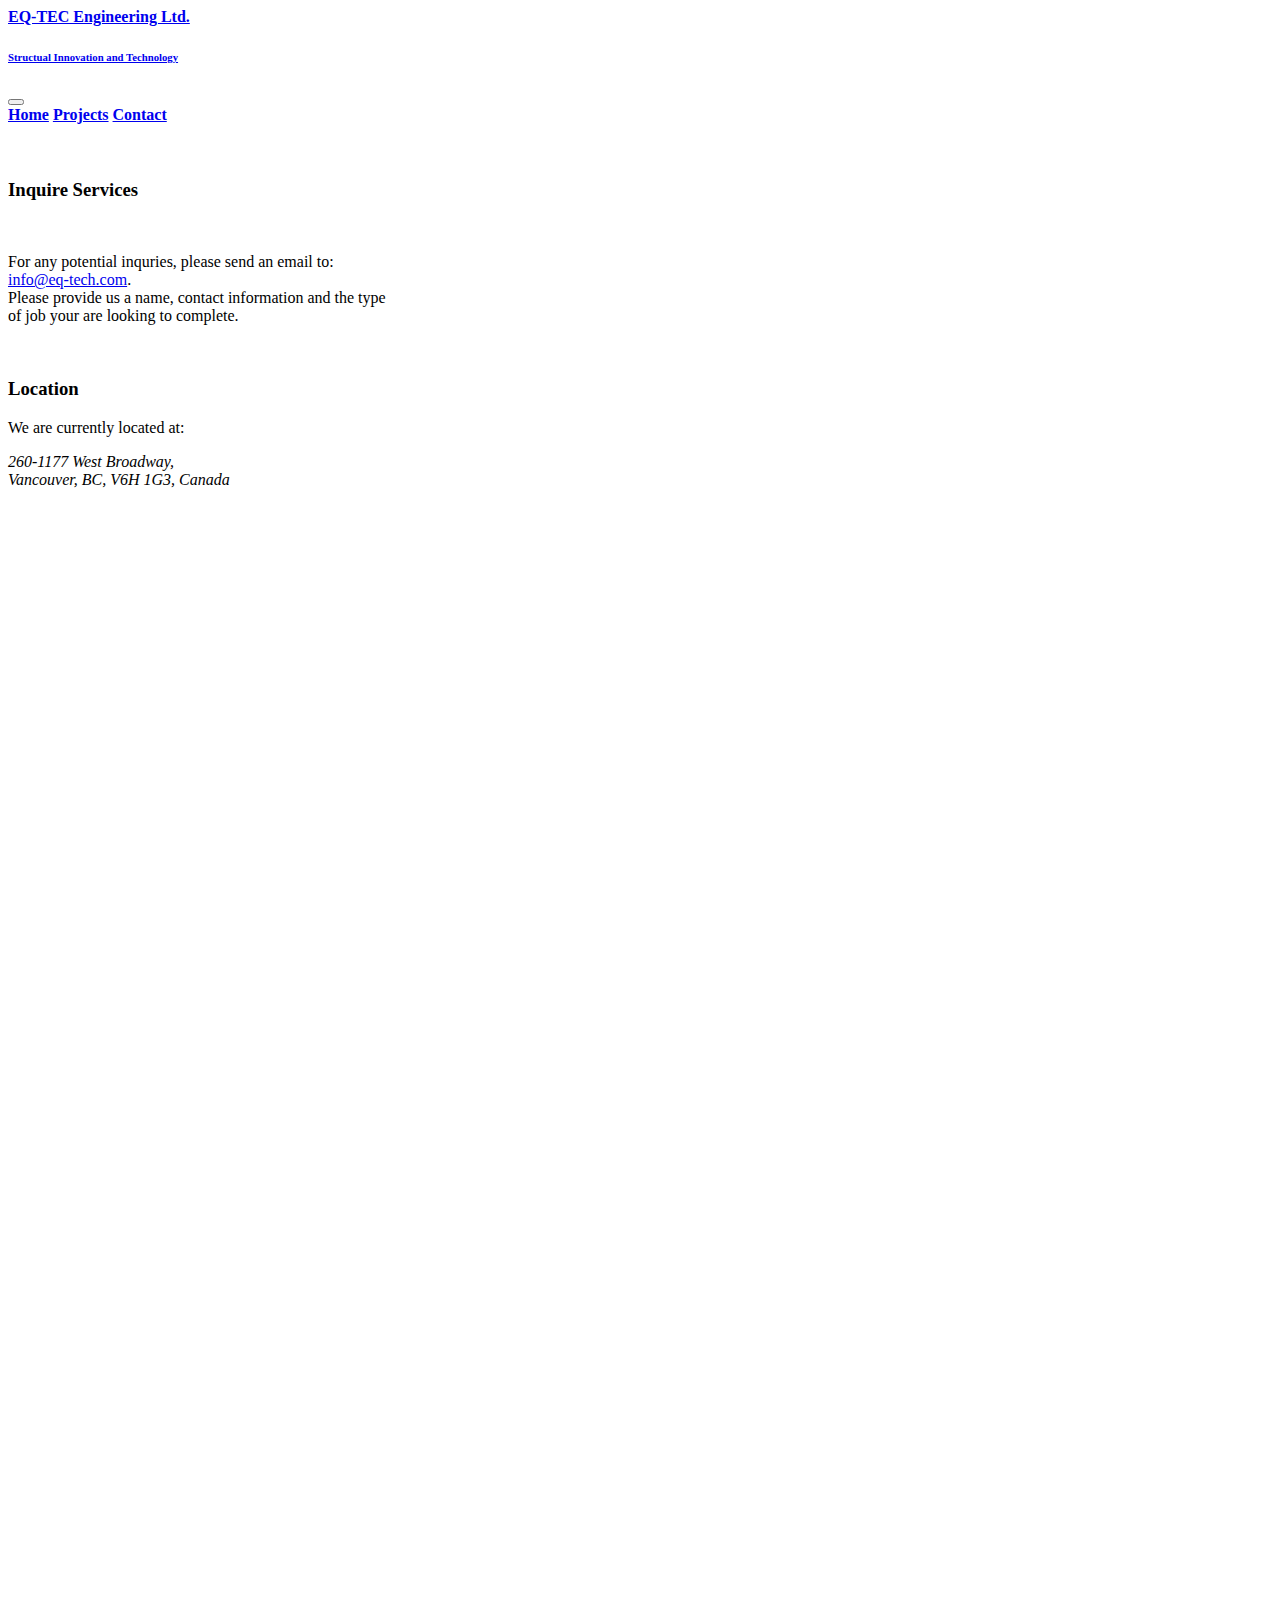
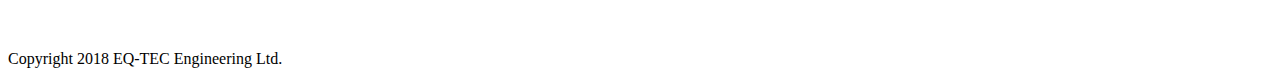
<file: HMTL/Contact Us/index.html>
<!DOCTYPE html>
<html>
<head>
  <!-- Required meta tags -->
  <meta charset="utf-8">
  <meta name="viewport" content="width=device-width, initial-scale=1, shrink-to-fit=no">

  <title>Contact Us</title>
  <!-- Bootstrap CSS -->
  <link rel="stylesheet" href="https://stackpath.bootstrapcdn.com/bootstrap/4.1.3/css/bootstrap.min.css" integrity="sha384-MCw98/SFnGE8fJT3GXwEOngsV7Zt27NXFoaoApmYm81iuXoPkFOJwJ8ERdknLPMO" crossorigin="anonymous">
  <link rel="stylesheet" type="text/css" href="../../CSS/Contact Us/style.css">
</head>
<body>
    <!-- Navigation -->
    <nav class="navbar navbar-expand-lg navbar-light" id="mainNav">
      <div class="container-fluid">
        <a class="navbar-brand" href="index.html"><b>EQ-TEC Engineering Ltd.</b>
        <br>
        <span><h6>Structual Innovation and Technology</h6></span></a>
        <button class="navbar-toggler" type="button" data-toggle="collapse" data-target="#navbarResponsive" aria-controls="navbarResponsive" aria-expanded="false" aria-label="Toggle navigation">
          <span class="navbar-toggler-icon"></span>
        </button>
        <div class="collapse navbar-collapse" id="navbarResponsive">
          <div class="navbar-nav ml-auto text-center">
            <a class="nav-item nav-link" href="../Home/index.html"><b>Home</b></a>
           <a class="nav-item nav-link" href="../Past Projects/index.html"><b>Projects</b></a>
           <a class="nav-item nav-link active" href="index.html"><b>Contact</b></a>
        </div>
      </div>
      </div>
    </nav>

    <section class="section pb-5">

  <br>
  <br>

  <div class="row">

    <!--Grid column-->
    <div class="col-lg-5 mb-4 text-center">

      <!--Form with header-->
      <div class="card">

        <div class="card-body">
          <!--Header-->
          <div class="form-header">
            <h3>Inquire Services</h3>
          </div>
          <br>

          <p>For any potential inquries, please send an email to: <br>
          <a href="mailto:info@eq-tech.com">info@eq-tech.com</a>.
          <br>
          Please provide us a name, contact information and the type 
          <br>of job your are looking to complete. <br>
          </p>  

          <br>

          <div class="form-header">
            <h3>Location</h3>
          </div>

          <p>We are currently located at:
          <address>
            260-1177 West Broadway, <br>
            Vancouver, BC, V6H 1G3, Canada <br>
          </address>
          </p>
          <br>

        </div>

      </div>
      <!--Form with header-->

    </div>
    <!--Grid column-->

    <!--Grid column-->
    <div class="col-lg-7">

      <!--Google map-->
      <div id=".google-map" class="z-depth-1-half map-container-6" style="height: 400px">
        <iframe src="https://www.google.com/maps/embed?pb=!1m18!1m12!1m3!1d2603.666784622408!2d-123.13273558425527!3d49.26376137932926!2m3!1f0!2f0!3f0!3m2!1i1024!2i768!4f13.1!3m3!1m2!1s0x548673c6a7f929a5%3A0xfeb6cfdf952b2ddf!2s1177+W+Broadway+%23260%2C+Vancouver%2C+BC+V6H+1G3!5e0!3m2!1sen!2sca!4v1545610882029"
          frameborder="0" style="border:0" allowfullscreen></iframe>
      </div>
    </div>
    <!--Grid column-->

  </div>

</section>

        <footer class="fixed-bottom">
      <div class="container">
        <p>Copyright 2018 EQ-TEC Engineering Ltd.</p>
      </div>
    </footer>

   <!-- Optional JavaScript -->
    <!-- jQuery first, then Popper.js, then Bootstrap JS -->
    <script src="https://code.jquery.com/jquery-3.3.1.slim.min.js" integrity="sha384-q8i/X+965DzO0rT7abK41JStQIAqVgRVzpbzo5smXKp4YfRvH+8abtTE1Pi6jizo" crossorigin="anonymous"></script>
    <script src="https://cdnjs.cloudflare.com/ajax/libs/popper.js/1.14.3/umd/popper.min.js" integrity="sha384-ZMP7rVo3mIykV+2+9J3UJ46jBk0WLaUAdn689aCwoqbBJiSnjAK/l8WvCWPIPm49" crossorigin="anonymous"></script>
    <script src="https://stackpath.bootstrapcdn.com/bootstrap/4.1.3/js/bootstrap.min.js" integrity="sha384-ChfqqxuZUCnJSK3+MXmPNIyE6ZbWh2IMqE241rYiqJxyMiZ6OW/JmZQ5stwEULTy" crossorigin="anonymous"></script>

</body>
</html>
</file>
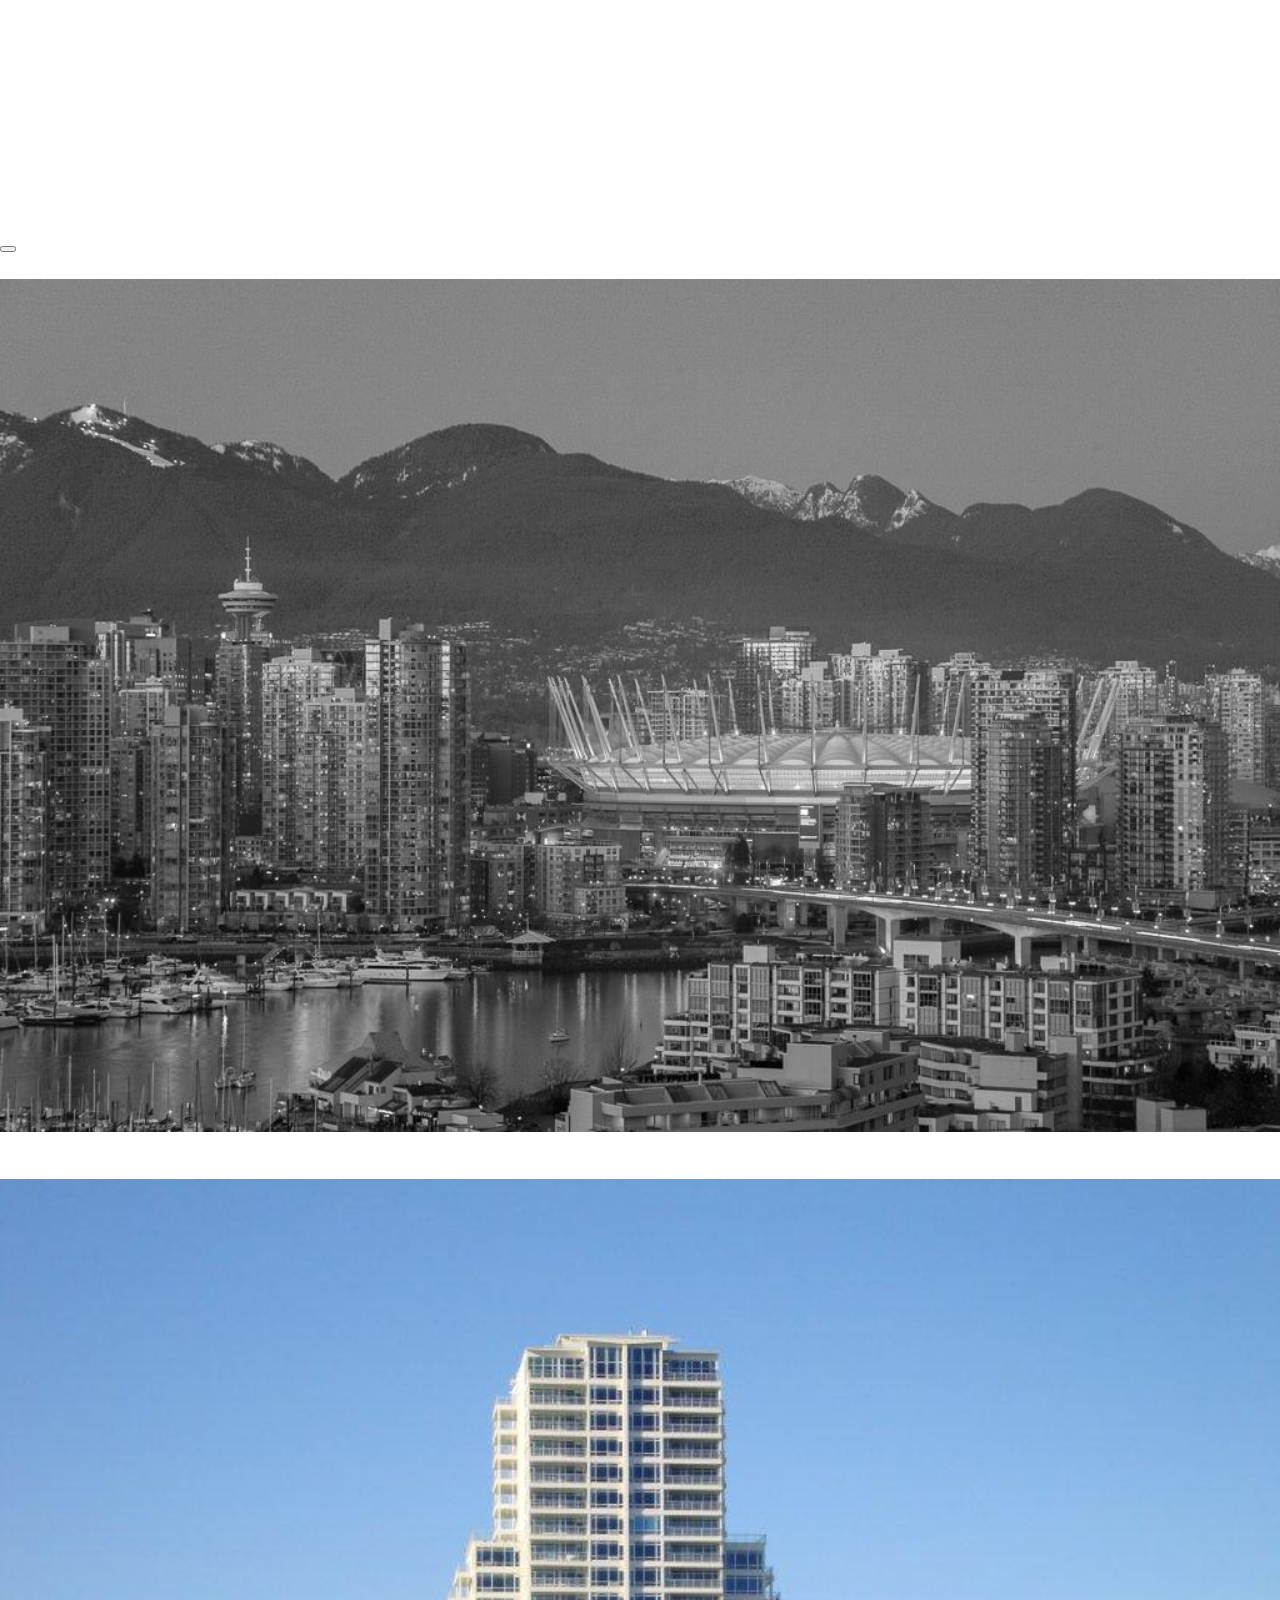
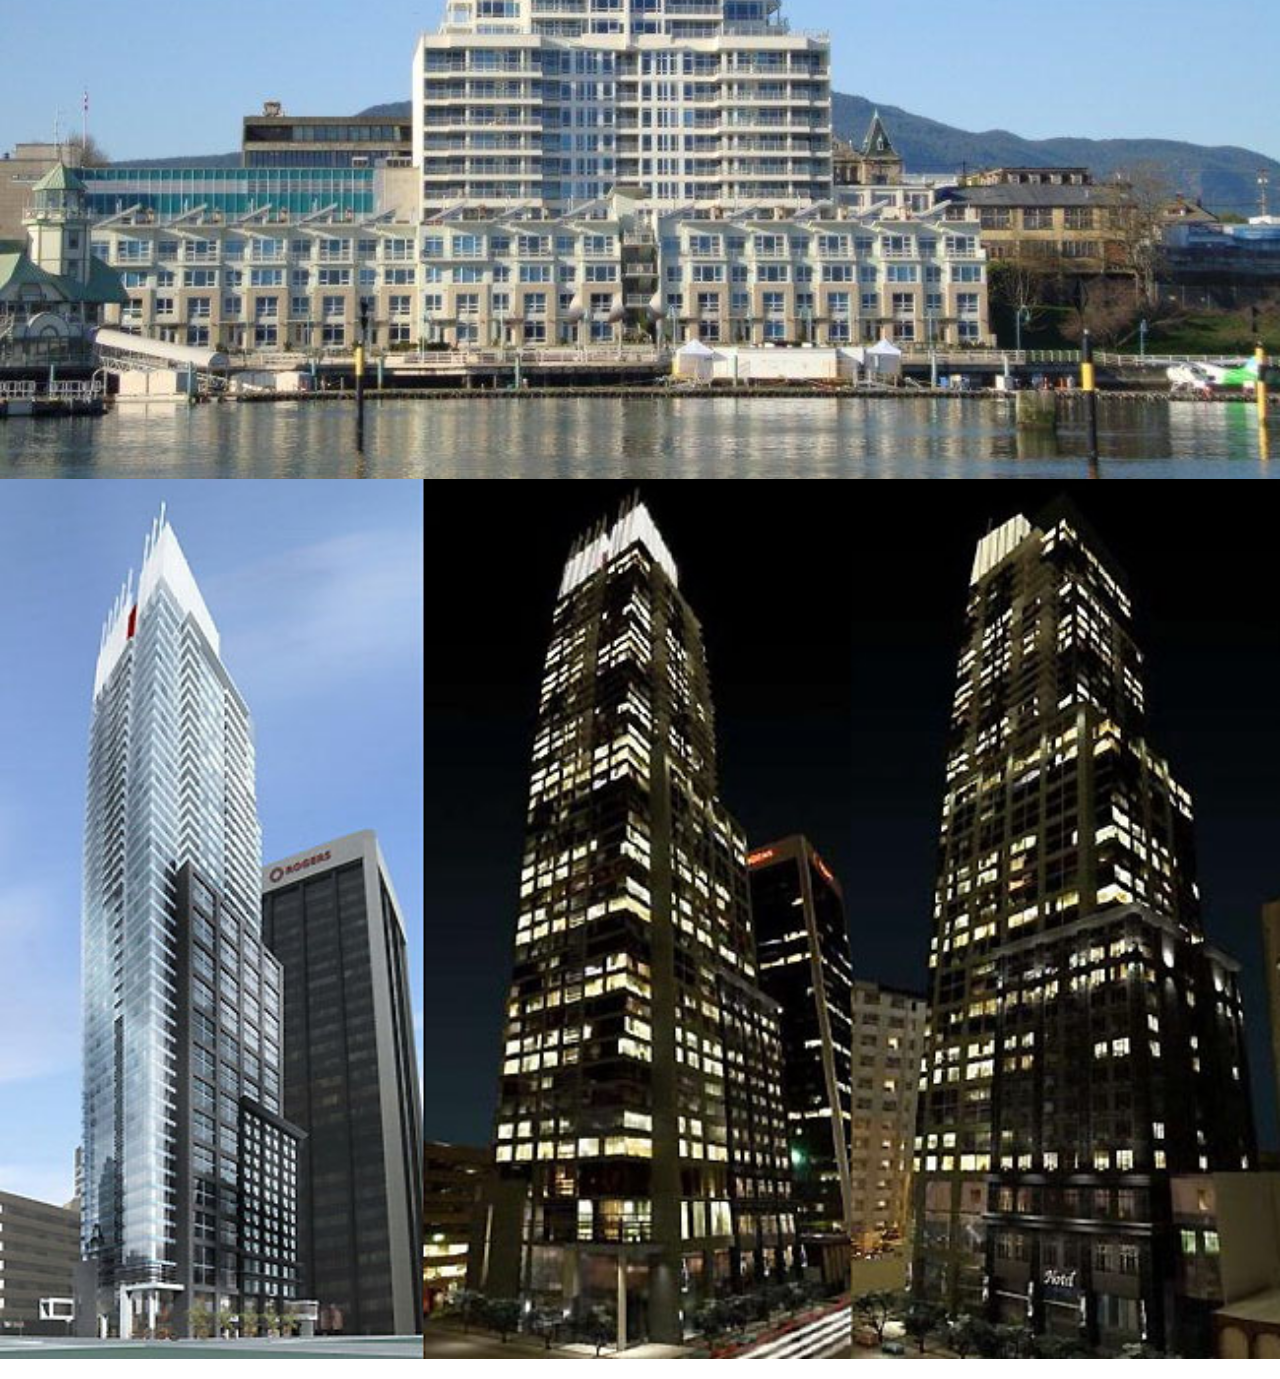
<file: HMTL/Home/index.html>
<!DOCTYPE html>
<html>
<head>
  <!-- Required meta tags -->
  <meta charset="utf-8">
  <meta name="viewport" content="width=device-width, initial-scale=1, shrink-to-fit=no">

	<title>Home</title>
  <!-- Bootstrap CSS -->
  <link rel="stylesheet" href="https://stackpath.bootstrapcdn.com/bootstrap/4.1.3/css/bootstrap.min.css" integrity="sha384-MCw98/SFnGE8fJT3GXwEOngsV7Zt27NXFoaoApmYm81iuXoPkFOJwJ8ERdknLPMO" crossorigin="anonymous">
  <link rel="stylesheet" type="text/css" href="../../CSS/Home/style.css">
</head>
<body>

    <!-- Navigation -->
    <nav class="navbar navbar-expand-lg navbar-light fixed-top" id="mainNav">
      <div class="container-fluid">
        <a class="navbar-brand" href="index.html"><b>EQ-TEC Engineering Ltd.</b>
        <br>
        <span><h6>Structual Innovation and Technology</h6></span></a>
        <button class="navbar-toggler" type="button" data-toggle="collapse" data-target="#navbarResponsive" aria-controls="navbarResponsive" aria-expanded="false" aria-label="Toggle navigation">
          <span class="navbar-toggler-icon"></span>
        </button>
        <div class="collapse navbar-collapse" id="navbarResponsive">
          <div class="navbar-nav ml-auto text-center">
            <a class="nav-item nav-link active" href="#"><b>Home</b></a>
           <a class="nav-item nav-link" href="../Past Projects/index.html"><b>Projects</b></a>
           <a class="nav-item nav-link" href="../Contact Us/index.html"><b>Contact</b></a>
        </div>
      </div>
      </div>
    </nav>

    <div id="carouselExampleSlidesOnly" class="carousel slide carousel-fade" data-ride="carousel">
      <div class="carousel-inner">
        <div class="carousel-item active">
          <img class="w-100 d-block h-100" src="../../Images/BC Place.jpg" alt="First slide">
        </div>
        <div class="carousel-item">
          <img class="d-block w-100 h-100" src="../../Images/The Pacifica.jpg" alt="Second slide">
        </div>
        <div class="carousel-item">
         <img class="d-block w-100 h-100" src="../../Images/The Grand.jpg" alt="Third slide">
        </div>
      </div>
    </div>

 <!-- Optional JavaScript -->
    <!-- jQuery first, then Popper.js, then Bootstrap JS -->
    <script src="https://code.jquery.com/jquery-3.3.1.slim.min.js" integrity="sha384-q8i/X+965DzO0rT7abK41JStQIAqVgRVzpbzo5smXKp4YfRvH+8abtTE1Pi6jizo" crossorigin="anonymous"></script>
    <script src="https://cdnjs.cloudflare.com/ajax/libs/popper.js/1.14.3/umd/popper.min.js" integrity="sha384-ZMP7rVo3mIykV+2+9J3UJ46jBk0WLaUAdn689aCwoqbBJiSnjAK/l8WvCWPIPm49" crossorigin="anonymous"></script>
    <script src="https://stackpath.bootstrapcdn.com/bootstrap/4.1.3/js/bootstrap.min.js" integrity="sha384-ChfqqxuZUCnJSK3+MXmPNIyE6ZbWh2IMqE241rYiqJxyMiZ6OW/JmZQ5stwEULTy" crossorigin="anonymous"></script>
</body>
</html>
</file>
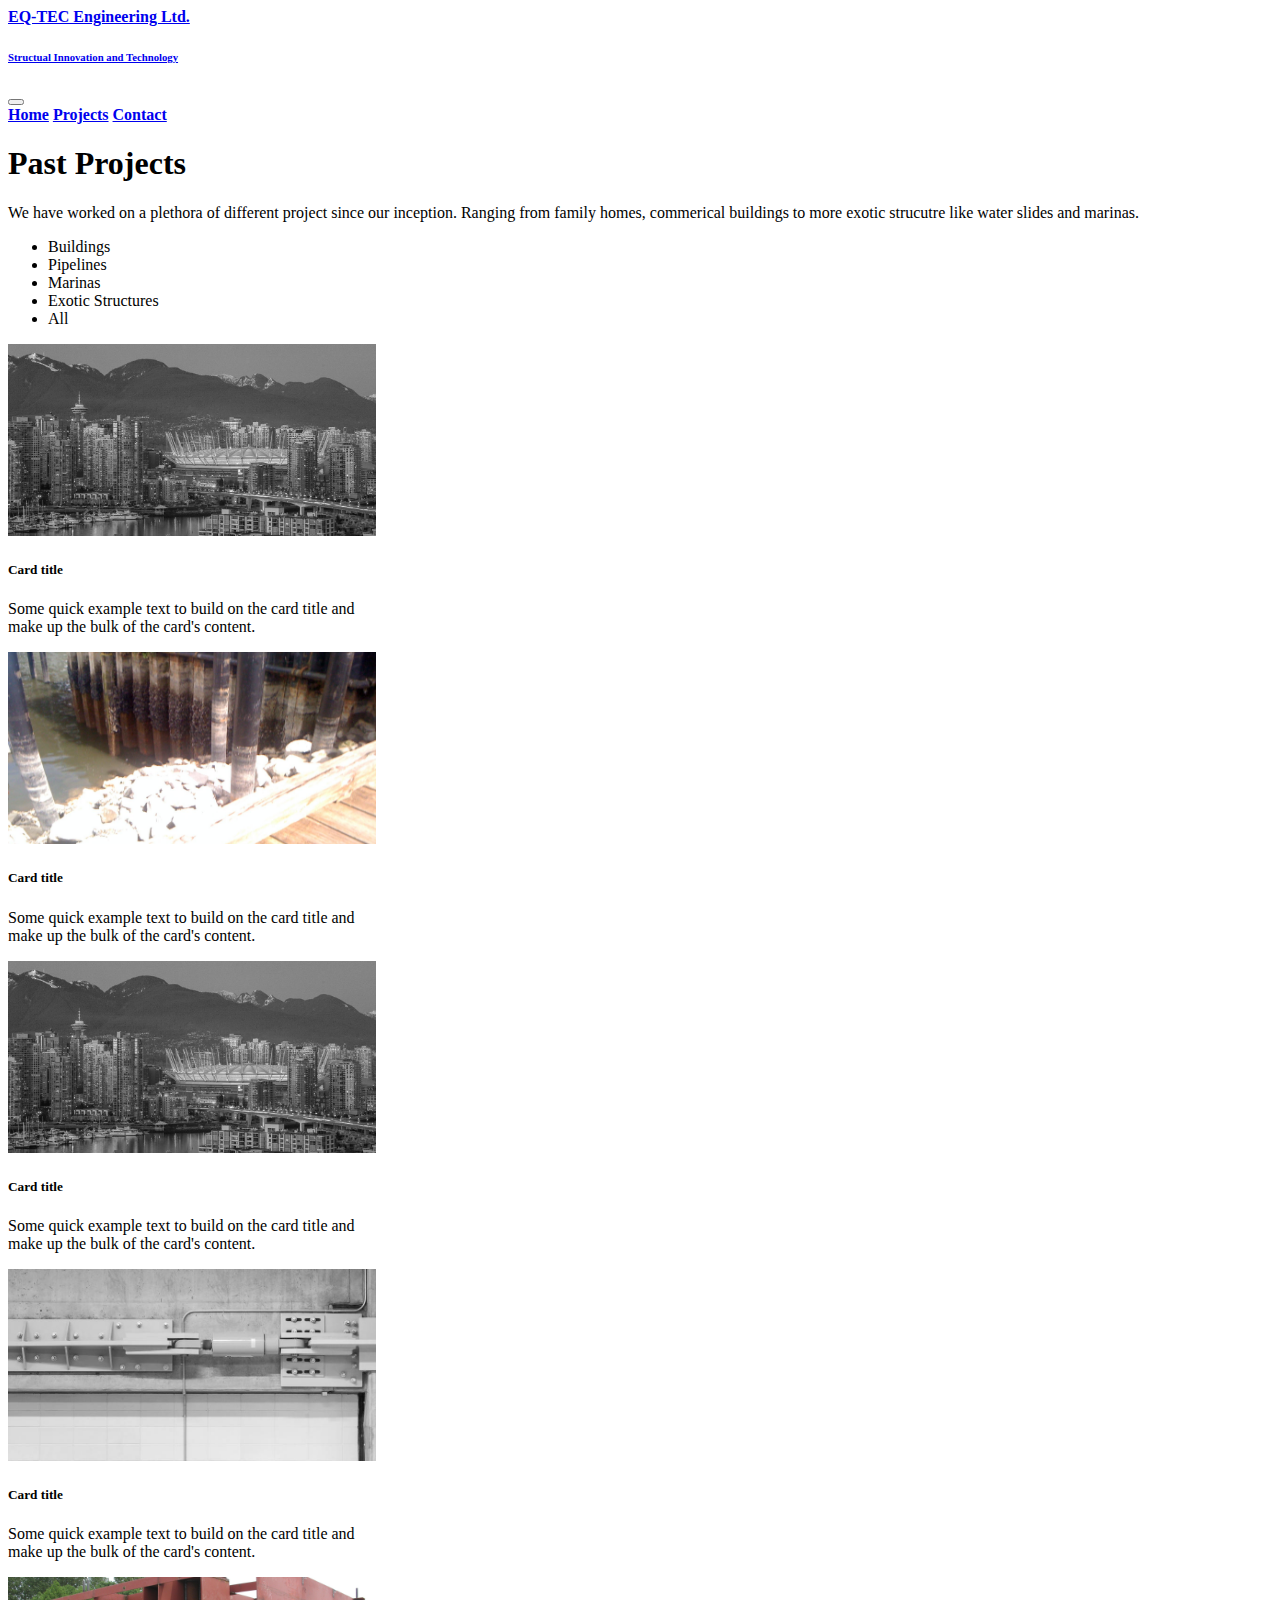
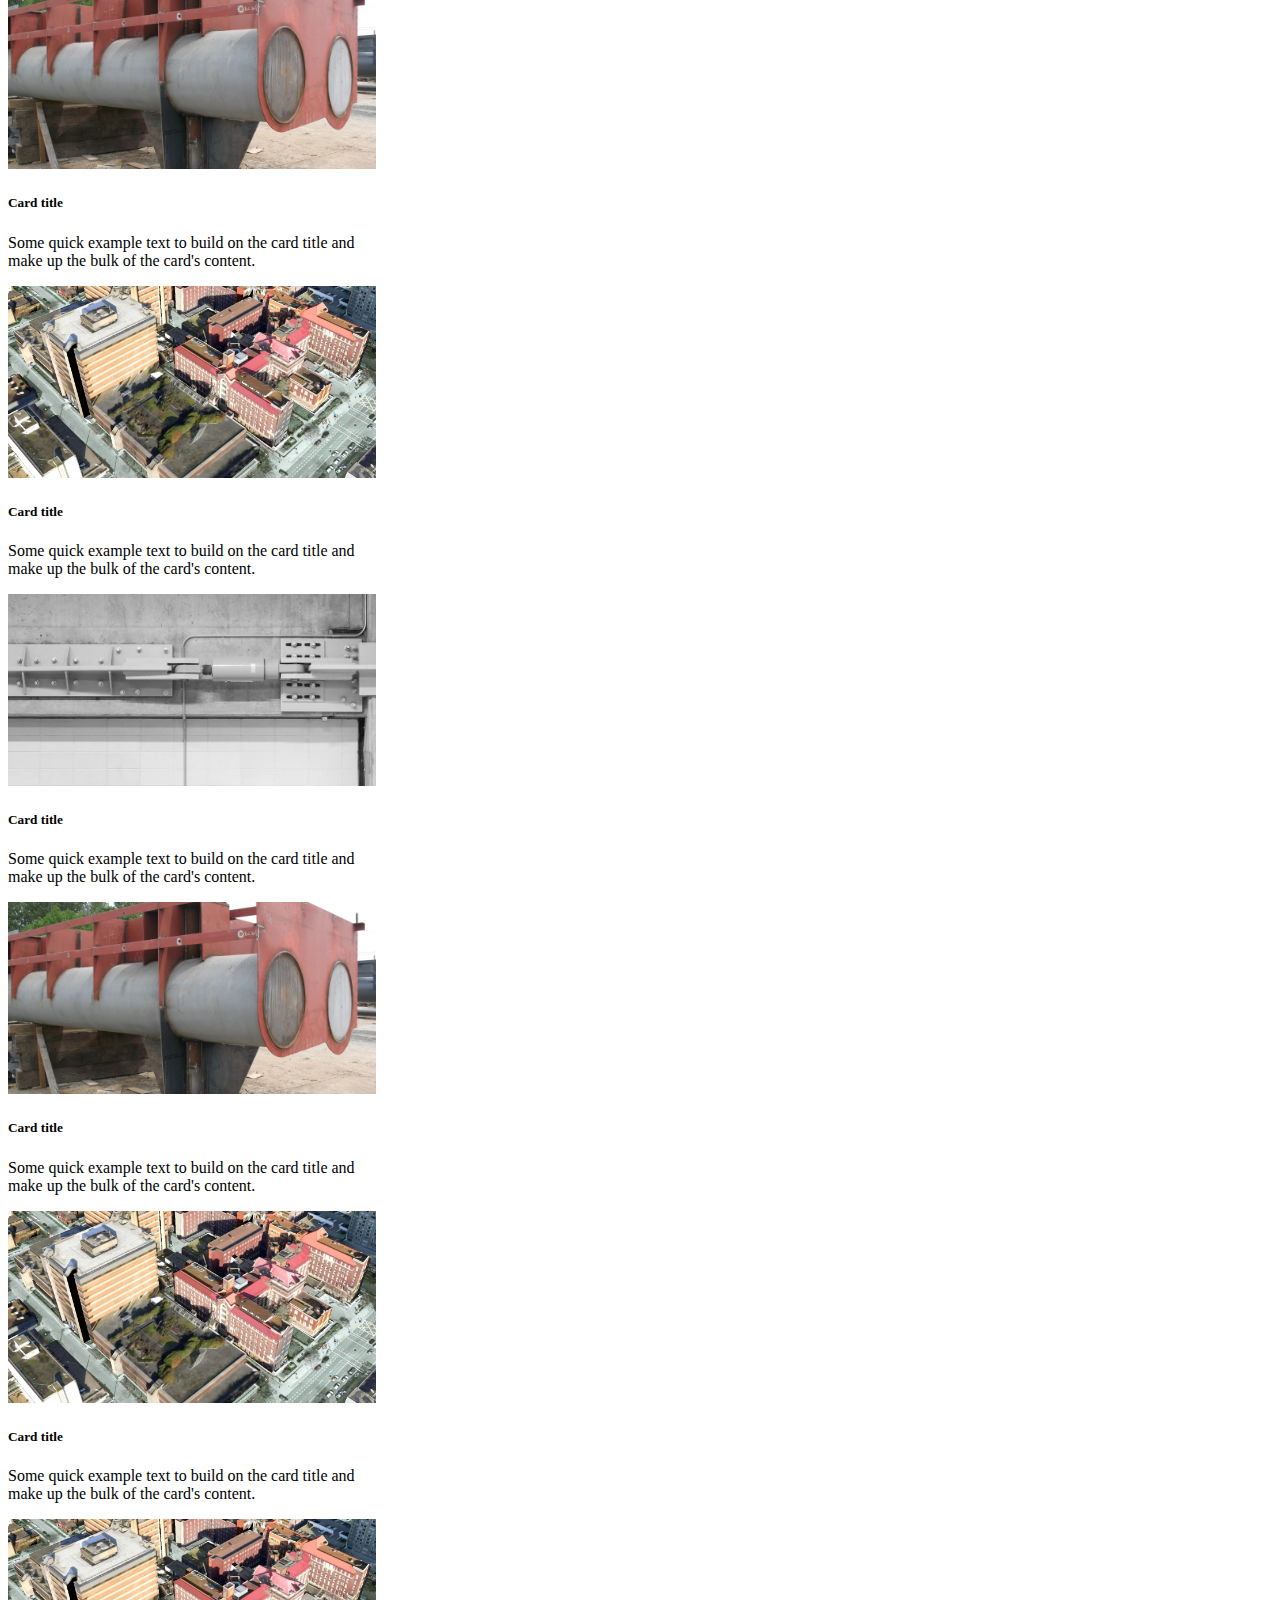
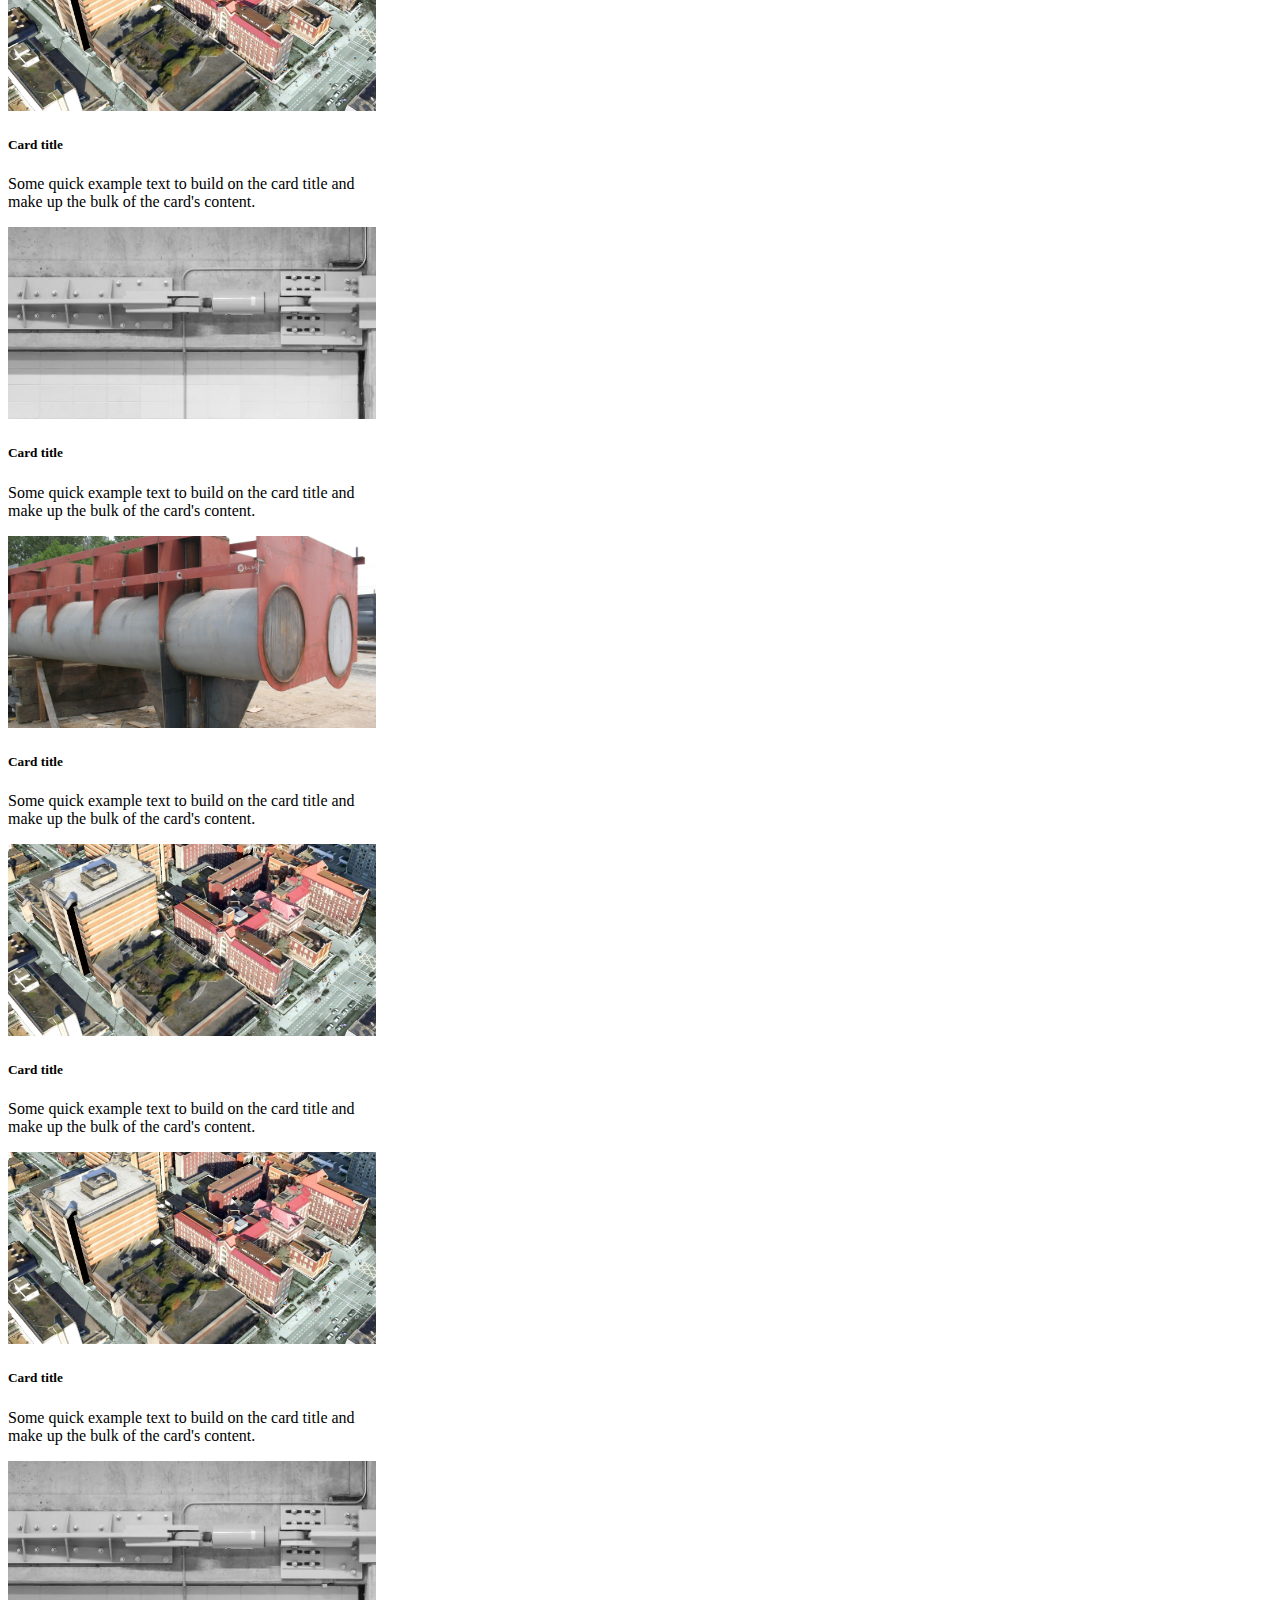
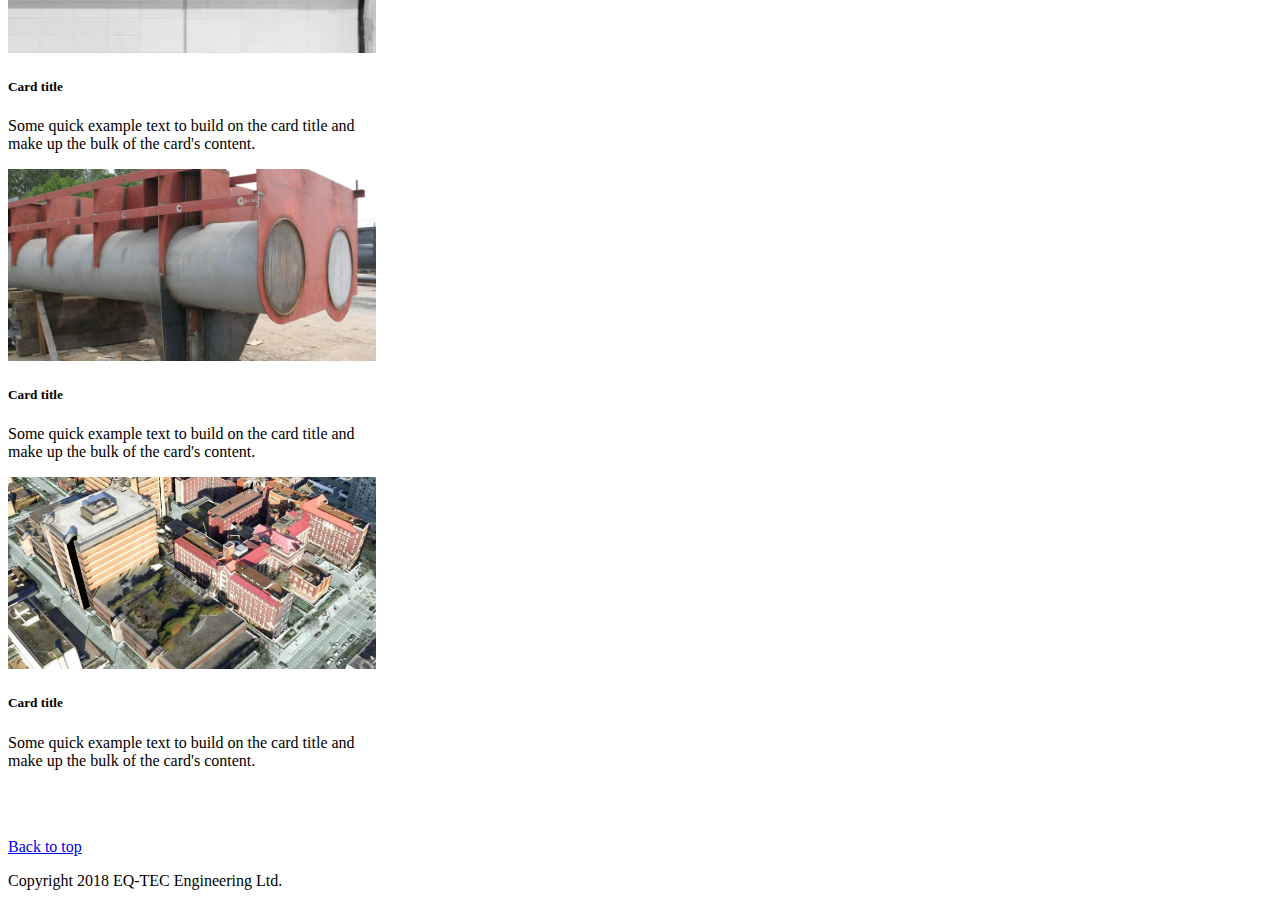
<file: HMTL/Past Projects/index.html>
<!DOCTYPE html>
<html>
<head>
    <!-- Required meta tags -->
  <meta charset="utf-8">
  <meta name="viewport" content="width=device-width, initial-scale=1, shrink-to-fit=no">

  <title>Past Projects</title>
  <!-- Bootstrap CSS -->
  <link rel="stylesheet" href="https://stackpath.bootstrapcdn.com/bootstrap/4.1.3/css/bootstrap.min.css" integrity="sha384-MCw98/SFnGE8fJT3GXwEOngsV7Zt27NXFoaoApmYm81iuXoPkFOJwJ8ERdknLPMO" crossorigin="anonymous">
  <link rel="stylesheet" type="text/css" href="../../CSS/Past Projects/style.css">
</head>
    <!-- Navigation -->
    <nav class="navbar navbar-expand-lg navbar-light" id="mainNav">
      <div class="container-fluid">
        <a class="navbar-brand" href="index.html"><b>EQ-TEC Engineering Ltd.</b>
        <br>
        <span><h6>Structual Innovation and Technology</h6></span></a>
        <button class="navbar-toggler" type="button" data-toggle="collapse" data-target="#navbarResponsive" aria-controls="navbarResponsive" aria-expanded="false" aria-label="Toggle navigation">
          <span class="navbar-toggler-icon"></span>
        </button>
        <div class="collapse navbar-collapse" id="navbarResponsive">
          <div class="navbar-nav ml-auto text-center">
            <a class="nav-item nav-link" href="../Home/index.html"><b>Home</b></a>
           <a class="nav-item nav-link active" href="index.html"><b>Projects</b></a>
           <a class="nav-item nav-link" href="../Contact Us/index.html"><b>Contact</b></a>
        </div>
      </div>
      </div>
    </nav>

    <section class="jumbotron text-center">
        <div class="container">
          <h1 class="jumbotron-heading">Past Projects</h1>
          <p class="lead text-muted">We have worked on a plethora of different project since our inception. Ranging from family homes, commerical buildings to more exotic strucutre like water slides and marinas.</p>
        </div>
    </section>

    <ul class="nav justify-content-center">
      <li class="nav-item">
        <a id = "Bui" class="btn btn-default">Buildings</a>
      </li>
      <li class="nav-item">
        <a id = "Pip" class="btn btn-default">Pipelines</a>
      </li>
      <li class="nav-item">
       <a id = "Mar" class="btn btn-default">Marinas</a>
      </li>
      <li class="nav-item">
        <a id = "Es" class="btn btn-default">Exotic Structures</a>
      </li>
      <li class="nav-item">
        <a id = "All" class="btn btn-default">All</a>
      </li>
    </ul>

<div class="container-fluid">
    <div class="row mt-5 justify-content-center">
<div id ="BuiC" class="card collapse show Bui" style="width: 23rem;">
  <img src="../../Images/BC Place.jpg" class="card-img-top" alt="...">
  <div class="card-body">
    <h5 class="card-title">Card title</h5>
    <p class="card-text">Some quick example text to build on the card title and make up the bulk of the card's content.</p>
  </div>
</div>
<div id ="MarC" class="card collapse show Mar" style="width: 23rem;">
  <img src="../../Images/FerryLanding.jpg" class="card-img-top" alt="...">
  <div class="card-body">
    <h5 class="card-title">Card title</h5>
    <p class="card-text">Some quick example text to build on the card title and make up the bulk of the card's content.</p>
  </div>
</div>
<div id ="BuiC" class="card collapse show Bui" style="width: 23rem;">
  <img src="../../Images/BC Place.jpg" class="card-img-top" alt="...">
  <div class="card-body">
    <h5 class="card-title">Card title</h5>
    <p class="card-text">Some quick example text to build on the card title and make up the bulk of the card's content.</p>
  </div>
</div>
<div id ="EsC" class="card collapse show Es" style="width: 23rem;">
  <img src="../../Images/River Crossing.jpg" class="card-img-top" alt="...">
  <div class="card-body">
    <h5 class="card-title">Card title</h5>
    <p class="card-text">Some quick example text to build on the card title and make up the bulk of the card's content.</p>
  </div>
</div>
<div id ="PipC" class="card collapse show Pip" style="width: 23rem;">
  <img src="../../Images/water tunnel.jpg" class="card-img-top" alt="...">
  <div class="card-body">
    <h5 class="card-title">Card title</h5>
    <p class="card-text">Some quick example text to build on the card title and make up the bulk of the card's content.</p>
  </div>
</div>
<div id ="BuiC" class="card collapse show Bui" style="width: 23rem;">
  <img src="../../Images/hospital.png" class="card-img-top" alt="...">
  <div class="card-body">
    <h5 class="card-title">Card title</h5>
    <p class="card-text">Some quick example text to build on the card title and make up the bulk of the card's content.</p>
  </div>
</div>
<div id ="Es" class="card collapse show Es" style="width: 23rem;">
  <img src="../../Images/River Crossing.jpg" class="card-img-top" alt="...">
  <div class="card-body">
    <h5 class="card-title">Card title</h5>
    <p class="card-text">Some quick example text to build on the card title and make up the bulk of the card's content.</p>
  </div>
</div>
<div id ="PipC" class="card collapse show Pip" style="width: 23rem;">
  <img src="../../Images/water tunnel.jpg" class="card-img-top" alt="...">
  <div class="card-body">
    <h5 class="card-title">Card title</h5>
    <p class="card-text">Some quick example text to build on the card title and make up the bulk of the card's content.</p>
  </div>
</div>
<div id ="BuiC" class="card collapse show Bui" style="width: 23rem;">
  <img src="../../Images/hospital.png" class="card-img-top" alt="...">
  <div class="card-body">
    <h5 class="card-title">Card title</h5>
    <p class="card-text">Some quick example text to build on the card title and make up the bulk of the card's content.</p>
  </div>
</div>
<div id ="BuiC" class="card collapse show Bui" style="width: 23rem;">
  <img src="../../Images/hospital.png" class="card-img-top" alt="...">
  <div class="card-body">
    <h5 class="card-title">Card title</h5>
    <p class="card-text">Some quick example text to build on the card title and make up the bulk of the card's content.</p>
  </div>
</div>
<div id ="EsC" class="card collapse show Es" style="width: 23rem;">
  <img src="../../Images/River Crossing.jpg" class="card-img-top" alt="...">
  <div class="card-body">
    <h5 class="card-title">Card title</h5>
    <p class="card-text">Some quick example text to build on the card title and make up the bulk of the card's content.</p>
  </div>
</div>
<div id ="PipC" class="card collapse show Pip" style="width: 23rem;">
  <img src="../../Images/water tunnel.jpg" class="card-img-top" alt="...">
  <div class="card-body">
    <h5 class="card-title">Card title</h5>
    <p class="card-text">Some quick example text to build on the card title and make up the bulk of the card's content.</p>
  </div>
</div>
<div id ="BuiC" class="card collapse show Bui" style="width: 23rem;">
  <img src="../../Images/hospital.png" class="card-img-top" alt="...">
  <div class="card-body">
    <h5 class="card-title">Card title</h5>
    <p class="card-text">Some quick example text to build on the card title and make up the bulk of the card's content.</p>
  </div>
</div>
<div id ="BuiC" class="card collapse show Bui" style="width: 23rem;">
  <img src="../../Images/hospital.png" class="card-img-top" alt="...">
  <div class="card-body">
    <h5 class="card-title">Card title</h5>
    <p class="card-text">Some quick example text to build on the card title and make up the bulk of the card's content.</p>
  </div>
</div>
<div id ="EsC" class="card collapse show Es" style="width: 23rem;">
  <img src="../../Images/River Crossing.jpg" class="card-img-top" alt="...">
  <div class="card-body">
    <h5 class="card-title">Card title</h5>
    <p class="card-text">Some quick example text to build on the card title and make up the bulk of the card's content.</p>
  </div>
</div>
<div id ="PipC" class="card collapse show Pip" style="width: 23rem;">
  <img src="../../Images/water tunnel.jpg" class="card-img-top" alt="...">
  <div class="card-body">
    <h5 class="card-title">Card title</h5>
    <p class="card-text">Some quick example text to build on the card title and make up the bulk of the card's content.</p>
  </div>
</div>
<div id ="BuiC" class="card collapse show Bui" style="width: 23rem;">
  <img src="../../Images/hospital.png" class="card-img-top" alt="...">
  <div class="card-body">
    <h5 class="card-title">Card title</h5>
    <p class="card-text">Some quick example text to build on the card title and make up the bulk of the card's content.</p>
  </div>
</div>
    </div>
</div>

    <br>
    <br>

    <footer class="page-footer">
      <div class="container">
        <p class="float-right">
          <a href="#">Back to top</a>
        </p>
        <p>Copyright 2018 EQ-TEC Engineering Ltd.</p>
      </div>
    </footer>

   <!-- Optional JavaScript -->
   <!-- jQuery first, then Popper.js, then Bootstrap JS -->
   <script src="https://code.jquery.com/jquery-3.3.1.slim.min.js" integrity="sha384-q8i/X+965DzO0rT7abK41JStQIAqVgRVzpbzo5smXKp4YfRvH+8abtTE1Pi6jizo" crossorigin="anonymous"></script>
   <script src="https://cdnjs.cloudflare.com/ajax/libs/popper.js/1.14.3/umd/popper.min.js" integrity="sha384-ZMP7rVo3mIykV+2+9J3UJ46jBk0WLaUAdn689aCwoqbBJiSnjAK/l8WvCWPIPm49" crossorigin="anonymous"></script>
   <script src="https://stackpath.bootstrapcdn.com/bootstrap/4.1.3/js/bootstrap.min.js" integrity="sha384-ChfqqxuZUCnJSK3+MXmPNIyE6ZbWh2IMqE241rYiqJxyMiZ6OW/JmZQ5stwEULTy" crossorigin="anonymous"></script>

   <script>
$(document).ready(function(){
  $("#Bui").click(function(){
    $(".Bui").collapse('show');
    $(".Pip").collapse('hide');
    $(".Mar").collapse('hide');
    $(".Es").collapse('hide');
  });
    $("#Pip").click(function(){
    $(".Pip").collapse('show');
    $(".Bui").collapse('hide');
    $(".Mar").collapse('hide');
    $(".Es").collapse('hide');
  });
    $("#Mar").click(function(){
    $(".Mar").collapse('show');
    $(".Pip").collapse('hide');
    $(".Bui").collapse('hide');
    $(".Es").collapse('hide');
  });
    $("#Es").click(function(){
    $(".Es").collapse('show');
    $(".Pip").collapse('hide');
    $(".Mar").collapse('hide');
    $(".Bui").collapse('hide');
  });
    $("#All").click(function(){
    $(".Es").collapse('show');
    $(".Pip").collapse('show');
    $(".Mar").collapse('show');
    $(".Bui").collapse('show');
  });    
});
</script>

</body>
</html>
</file>
<file: CSS/Contact Us/style.css>
.google-map{
overflow:hidden;
padding-bottom:56.25%;
position:relative;
height:0;
}
.google-map iframe{
left:0;
top:0;
height:100%;
width:100%;
position:absolute;
}

.map-container-6{
overflow:hidden;
padding-bottom:56.25%;
position:relative;
height:0;
}
.map-container-6 iframe{
left:0;
top:0;
height:100%;
width:100%;
position:absolute;
}

.card {
	border: none;
}
</file>
<file: CSS/Home/style.css>
html, body {
  height:100%;
  margin:0;
  padding:0;
}
.carousel, .item, .active {
  height:100%;
}
.carousel-inner {
  height:100%;
}
.carousel-item {
  height:100%;
  overflow: hidden;
  width: 100%;
}
.carousel-item img {
width: 100%;
}

.nav-item {
    color: #ffffff !important;
}

.fa.fa-navicon {
  color:white;
}

@media (max-width: 575px) {
    .navbar-brand {
    color: #ffffff !important;
    font-size: 25px !important;
    }

.navbar-brand h6 {
	font-size: 12.5px !important;
}
}

@media (min-width: 576px) {
    .navbar-brand {
    color: #ffffff !important;
    font-size: 30px !important;
    }

.navbar-brand h6 {
	font-size: 15px !important;
}
}

@media (min-width: 768px) {
    .navbar-brand {
    color: #ffffff !important;
    font-size: 40px !important;
    }

.navbar-brand h6 {
	font-size: 20px !important;
}
}

@media (min-width: 992px) { 
	.navbar-brand {
    color: #ffffff !important;
    font-size: 50px !important;
   }

   .navbar-brand h6 {
	font-size: 25px !important;
   }
 }

 @media (min-width: 1200px) { 
 	.navbar-brand {
    color: #ffffff !important;
    font-size: 50px !important;
   }

   .navbar-brand h6 {
	font-size: 25px !important;
   }
 }
</file>
<file: CSS/Past Projects/style.css>
.card-img-top {
    width: 100%;
    height: 15vw;
    object-fit: cover;
}

.collapsing {
    -webkit-transition: none;
    transition: none;
    display: none;
}
</file>
